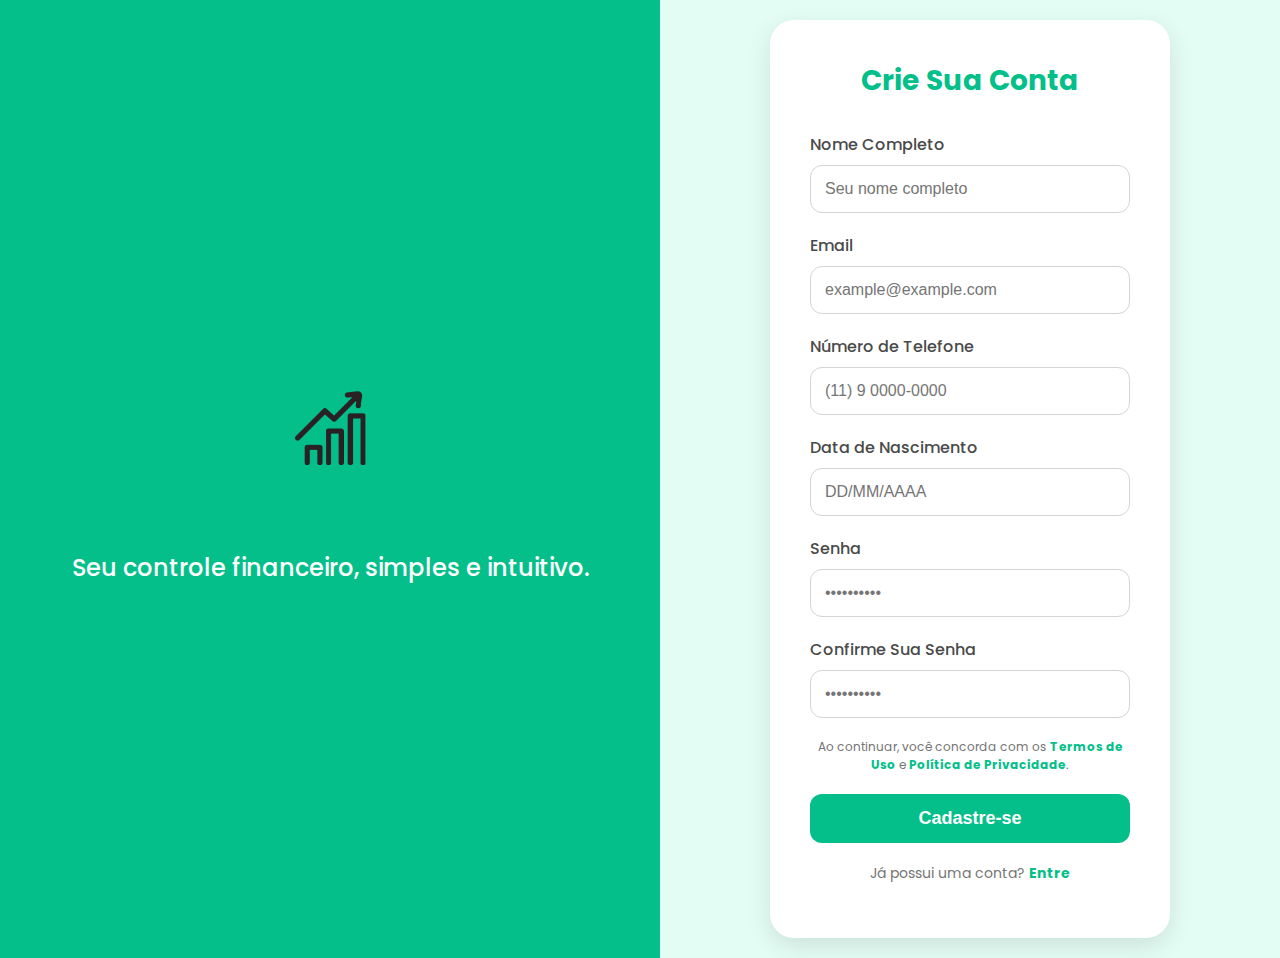
<file: cadastro.html>
<!DOCTYPE html>
<html lang="pt-br">
<head>
    <meta charset="UTF-8">
    <meta name="viewport" content="width=device-width, initial-scale=1.0">
    <title>Crie Sua Conta - FinIKN</title>

    <link rel="preconnect" href="https://fonts.googleapis.com">
    <link rel="preconnect" href="https://fonts.gstatic.com" crossorigin>
    <link href="https://fonts.googleapis.com/css2?family=Poppins:wght@400;500;700&display=swap" rel="stylesheet">
    <link rel="stylesheet" href="style.css">
</head>
<body>

    <main class="split-screen-container">

        <section class="branding-column">
            <div class="branding-content">
                <img src="img/logoIKN.png" alt="Logo da FinIKN" class="logo">
                <h2>Seu controle financeiro, simples e intuitivo.</h2>
            </div>
        </section>

        <section class="form-column">
            <div class="signup-card">

                <header class="card-header">
                    <h1>Crie Sua Conta</h1>
                </header>

                <form action="#" method="post">
                    <div class="input-group">
                        <label for="fullname">Nome Completo</label>
                        <input type="text" id="fullname" name="fullname" placeholder="Seu nome completo" required>
                    </div>

                    <div class="input-group">
                        <label for="email">Email</label>
                        <input type="email" id="email" name="email" placeholder="example@example.com" required>
                    </div>
                    
                    <div class="input-group">
                        <label for="phone">Número de Telefone</label>
                        <input type="tel" id="phone" name="phone" placeholder="(11) 9 0000-0000" required>
                    </div>

                    <div class="input-group">
                        <label for="birthdate">Data de Nascimento</label>
                        <input type="text" id="birthdate" name="birthdate" placeholder="DD/MM/AAAA" required>
                    </div>

                    <div class="input-group">
                        <label for="password">Senha</label>
                        <input type="password" id="password" name="password" placeholder="••••••••••" required>
                    </div>

                    <div class="input-group">
                        <label for="confirm-password">Confirme Sua Senha</label>
                        <input type="password" id="confirm-password" name="confirm-password" placeholder="••••••••••" required>
                    </div>
                    
                    <p class="terms">
                        Ao continuar, você concorda com os <a href="#">Termos de Uso</a> e <a href="#">Política de Privacidade</a>.
                    </p>

                    <button type="submit" class="btn btn-primary">Cadastre-se</button>
                </form>

                <footer class="login-link">
                    <p>Já possui uma conta? <a href="index.html">Entre</a></p>
                </footer>

            </div>
        </section>
    </main>

</body>
</html>
</file>
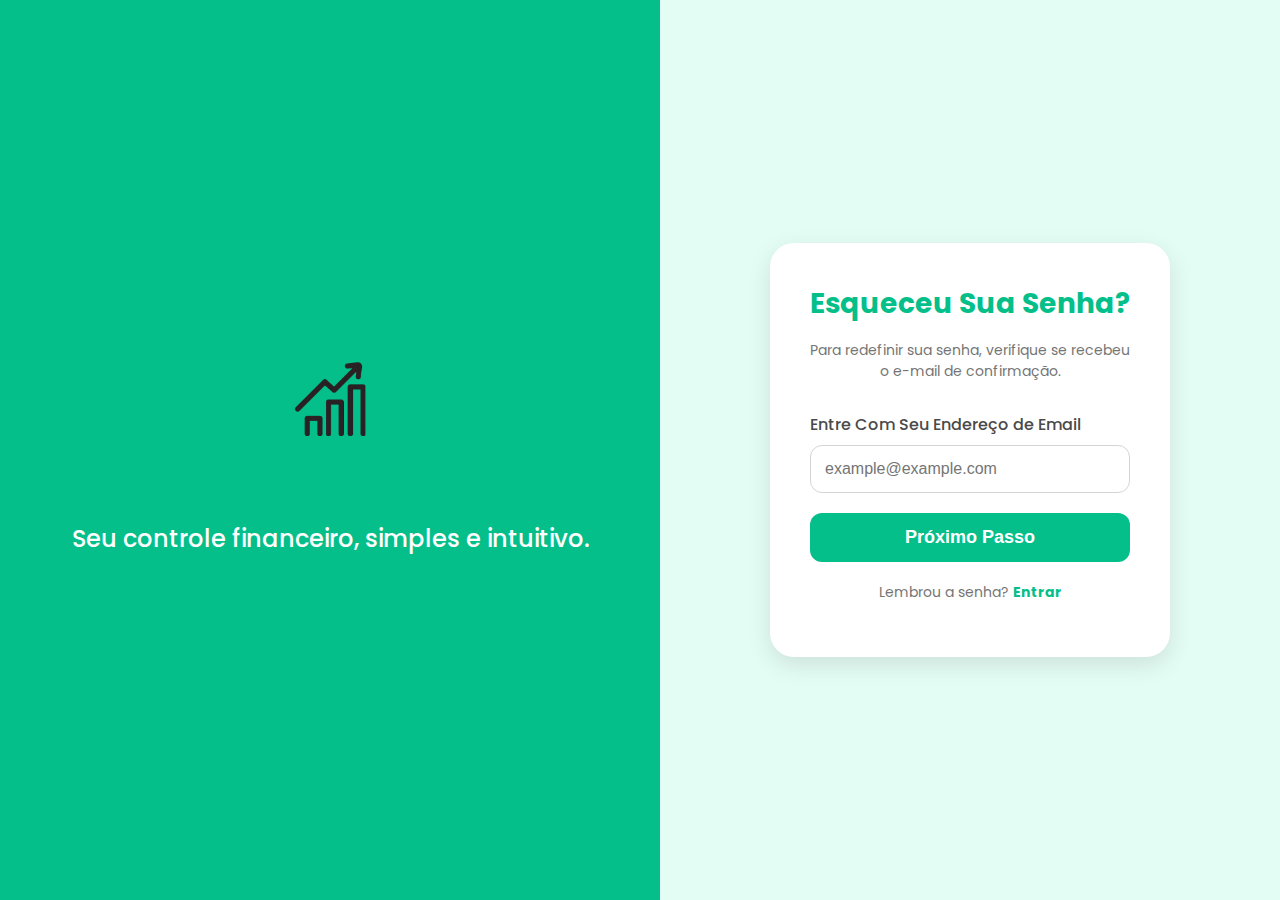
<file: esqueci-senha.html>
<!DOCTYPE html>
<html lang="pt-br">
<head>
    <meta charset="UTF-8">
    <meta name="viewport" content="width=device-width, initial-scale=1.0">
    <title>Esqueceu a Senha - FinIKN</title>

    <link rel="preconnect" href="https://fonts.googleapis.com">
    <link rel="preconnect" href="https://fonts.gstatic.com" crossorigin>
    <link href="https://fonts.googleapis.com/css2?family=Poppins:wght@400;500;700&display=swap" rel="stylesheet">
    <link rel="stylesheet" href="style.css">
</head>
<body>

    <main class="split-screen-container">

        <section class="branding-column">
            <div class="branding-content">
                <img src="img/logoIKN.png" alt="Logo da FinIKN" class="logo">
                <h2>Seu controle financeiro, simples e intuitivo.</h2>
            </div>
        </section>

        <section class="form-column">
            <div class="password-card">

                <header class="card-header">
                    <h1>Esqueceu Sua Senha?</h1>
                </header>

                <form action="nova-senha.html" method="get"> <p class="card-description">
                        Para redefinir sua senha, verifique se recebeu o e-mail de confirmação.
                    </p>

                    <div class="input-group">
                        <label for="email">Entre Com Seu Endereço de Email</label>
                        <input type="email" id="email" name="email" placeholder="example@example.com" required>
                    </div>
                    
                    <button type="submit" class="btn btn-primary">Próximo Passo</button>
                </form>

                <footer class="login-link">
                    <p>Lembrou a senha? <a href="index.html">Entrar</a></p>
                </footer>

            </div>
        </section>
    </main>

</body>
</html>
</file>
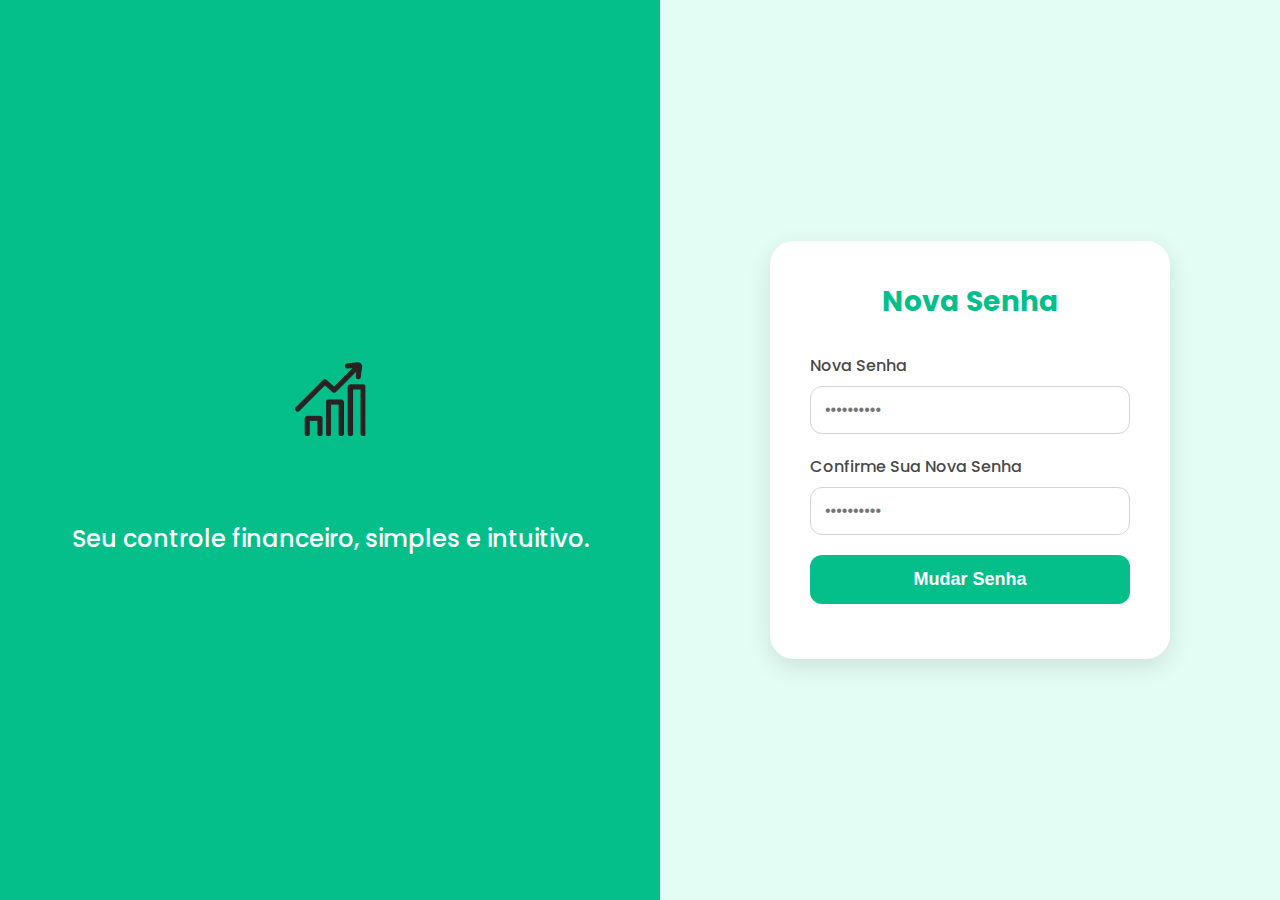
<file: nova-senha.html>
<!DOCTYPE html>
<html lang="pt-br">
<head>
    <meta charset="UTF-8">
    <meta name="viewport" content="width=device-width, initial-scale=1.0">
    <title>Nova Senha - FinIKN</title>

    <link rel="preconnect" href="https://fonts.googleapis.com">
    <link rel="preconnect" href="https://fonts.gstatic.com" crossorigin>
    <link href="https://fonts.googleapis.com/css2?family=Poppins:wght@400;500;700&display=swap" rel="stylesheet">
    <link rel="stylesheet" href="style.css">
</head>
<body>

    <main class="split-screen-container">

        <section class="branding-column">
            <div class="branding-content">
                <img src="img/logoIKN.png" alt="Logo da FinIKN" class="logo">
                <h2>Seu controle financeiro, simples e intuitivo.</h2>
            </div>
        </section>

        <section class="form-column">
            <div class="password-card">

                <header class="card-header">
                    <h1>Nova Senha</h1>
                </header>

                <form action="index.html" method="get"> <div class="input-group">
                        <label for="new-password">Nova Senha</label>
                        <input type="password" id="new-password" name="new-password" placeholder="••••••••••" required>
                    </div>

                    <div class="input-group">
                        <label for="confirm-password">Confirme Sua Nova Senha</label>
                        <input type="password" id="confirm-password" name="confirm-password" placeholder="••••••••••" required>
                    </div>
                    
                    <button type="submit" class="btn btn-primary">Mudar Senha</button>
                </form>
                
            </div>
        </section>
    </main>

</body>
</html>
</file>
<file: style.css>
/* =============================================== */
/* RESET GLOBAL E CONFIGURAÇÕES DE LAYOUT          */
/* =============================================== */
*, *::before, *::after {
    box-sizing: border-box; 
}

html, body {
    height: 100%; 
    width: 100%;
    margin: 0;
    font-family: 'Poppins', sans-serif;
    background-color: #E3FCF4;
    color: #4A4A4A;
}

/* =============================================== */
/* ESTILOS BASE (MOBILE-FIRST)                     */
/* =============================================== */
.branding-column {
    display: none;
}

.form-column {
    display: flex;
    justify-content: center;
    align-items: center;
    min-height: 100vh;
    padding: 20px;
}

.login-card,
.signup-card {
    background-color: #FFFFFF;
    border-radius: 24px;
    padding: 30px;
    width: 100%;
    max-width: 400px;
    box-shadow: 0 8px 25px rgba(0, 0, 0, 0.1);
}

.card-header h1 {
    color: #04BF8A;
    font-size: 28px;
    margin-top: 0;
    margin-bottom: 30px;
    text-align: center;
}

.input-group {
    margin-bottom: 20px;
}

.input-group label {
    display: block;
    margin-bottom: 8px;
    font-weight: 500;
}

.input-group input {
    width: 100%;
    padding: 14px;
    border: 1px solid #D4D4D4;
    border-radius: 12px;
    font-size: 16px;
}

.input-group input:focus {
    outline: none;
    border-color: #04BF8A;
}

.forgot-password {
    color: #04BF8A;
    text-decoration: none;
    font-size: 14px;
    display: block;
    margin-bottom: 25px;
    text-align: right;
}

.btn {
    display: block;
    box-sizing: border-box;
    border-radius: 12px;
    padding: 14px;
    font-size: 18px;
    width: 100%;
    cursor: pointer;
    font-weight: 700;
    border: none;
    margin-bottom: 15px;
    text-align: center;
    text-decoration: none;
}

.btn-primary {
    background-color: #04BF8A;
    color: #FFFFFF;
}

.btn-secondary {
    background-color: transparent;
    color: #04BF8A;
    border: 1px solid #04BF8A;
}

.divider {
    text-align: center;
    color: #757575;
    margin-top: 25px;
    margin-bottom: 20px;
}

.social-buttons {
    display: flex;
    justify-content: center;
    gap: 20px;
    margin-bottom: 25px;
}

.btn-social {
    background-color: #FFFFFF;
    border: 1px solid #D4D4D4;
    border-radius: 12px;
    padding: 12px;
    cursor: pointer;
    display: flex;
    align-items: center;
    justify-content: center;
}

.btn-social img {
    height: 24px;
}

.signup-link,
.login-link {
    text-align: center;
    font-size: 14px;
    color: #757575;
    margin-top: 20px;
}

.signup-link a,
.login-link a,
.terms a {
    color: #04BF8A;
    text-decoration: none;
    font-weight: 700;
}

.terms {
    font-size: 12px;
    color: #757575;
    text-align: center;
    margin-bottom: 20px;
}


/* =============================================== */
/* ESTILOS PARA DESKTOP (TELAS > 768px)            */
/* =============================================== */
@media (min-width: 768px) {
    .split-screen-container {
        display: flex;
        width: 100%;
        /* ABAIXO ESTÁ A CORREÇÃO: trocamos height por min-height */
        min-height: 100vh; 
    }

    .branding-column {
        display: flex;
        flex: 1; 
        background-color: #04BF8A;
        color: white;
        justify-content: center;
        align-items: center;
        text-align: center;
        padding: 40px;
    }

    .form-column {
        display: flex;
        flex: 1; 
        background-color: #E3FCF4;
    }

    .branding-content .logo {
        max-width: 150px; 
        height: auto;
        margin-bottom: 20px;
    }

    .branding-content h2 {
        font-size: 24px;
        font-weight: 500;
    }

    .login-card,
    .signup-card {
        padding: 40px;
    }
}


/* =============================================== */
/* ESTILOS PARA AS PÁGINAS DE SENHA                */
/* =============================================== */

.password-card {
    background-color: #FFFFFF;
    border-radius: 24px;
    padding: 30px;
    width: 100%;
    max-width: 400px;
    box-shadow: 0 8px 25px rgba(0, 0, 0, 0.1);
    box-sizing: border-box;
}

/* Estilo para o texto de descrição */
.card-description {
    text-align: center;
    color: #757575;
    margin-top: -15px; /* Puxa o texto para mais perto do título */
    margin-bottom: 30px;
    font-size: 14px;
}

/* Ajustes de desktop */
@media (min-width: 768px) {
    .password-card {
        padding: 40px;
    }
}


/* =============================================== */
/* ESTILOS GERAIS DO DASHBOARD (WEB)               */
/* =============================================== */

.dashboard-body {
    background-color: #F7F8FA; /* Fundo geral um pouco acinzentado */
}

.dashboard-container {
    display: flex;
}

/* =============================================== */
/* ESTILOS DO MENU LATERAL (SIDEBAR)               */
/* =============================================== */
.sidebar {
    width: 260px;
    background-color: #FFFFFF;
    height: 100vh;
    display: flex;
    flex-direction: column;
    border-right: 1px solid #EAECEF;
    position: sticky; /* Fica fixo na rolagem */
    top: 0;
}

.sidebar-header {
    display: flex;
    align-items: center;
    padding: 20px;
    border-bottom: 1px solid #EAECEF;
}

.sidebar-logo {
    height: 35px;
    margin-right: 12px;
}

.sidebar-title {
    font-size: 22px;
    font-weight: 700;
    color: #04BF8A; /* Verde principal */
}

.sidebar-nav {
    flex-grow: 1; /* Faz o menu ocupar o espaço disponível */
    padding: 20px 0;
}

.sidebar-nav ul {
    list-style: none;
    padding: 0;
    margin: 0;
}

.sidebar-nav li a {
    display: flex;
    align-items: center;
    padding: 15px 20px;
    color: #555;
    text-decoration: none;
    font-weight: 500;
    margin: 5px 10px;
    border-radius: 8px;
    transition: background-color 0.2s, color 0.2s;
}

.sidebar-nav li a:hover {
    background-color: #F0FFF9;
    color: #04BF8A;
}

.sidebar-nav li.active a {
    background-color: #04BF8A;
    color: #FFFFFF;
}

.nav-icon {
    height: 20px;
    margin-right: 15px;
}

.sidebar-footer {
    padding: 20px;
    border-top: 1px solid #EAECEF;
}
.profile-link {
    display: flex;
    align-items: center;
    text-decoration: none;
    color: #333;
    margin-bottom: 15px;
}
.profile-avatar {
    height: 40px;
    border-radius: 50%;
    margin-right: 10px;
}
.logout-link {
    color: #A5B4CB;
    text-decoration: none;
    font-weight: 500;
}


/* =============================================== */
/* ESTILOS DO CONTEÚDO PRINCIPAL                   */
/* =============================================== */
.main-content {
    flex-grow: 1; /* Ocupa todo o resto do espaço */
    padding: 30px;
    height: 100vh;
    overflow-y: auto; /* Permite rolagem apenas nesta área */
}

.main-header {
    display: flex;
    justify-content: space-between;
    align-items: center;
    margin-bottom: 30px;
}
.header-greeting h1 {
    margin: 0;
    font-size: 28px;
    font-weight: 700;
}
.header-greeting p {
    margin: 0;
    color: #777;
}

.action-button {
    background-color: #04BF8A;
    color: white;
    padding: 12px 20px;
    border-radius: 8px;
    text-decoration: none;
    font-weight: 500;
    display: flex;
    align-items: center;
}
.action-icon {
    height: 18px;
    margin-right: 10px;
    filter: brightness(0) invert(1); /* Deixa o ícone branco */
}



/* =============================================== */
/* ESTILOS DA PÁGINA DE TRANSAÇÕES                 */
/* =============================================== */

/* Card de Resumo */
.summary-card {
    background: linear-gradient(90deg, #04BF8A, #03A678);
    color: white;
    padding: 30px;
    border-radius: 20px;
    margin-bottom: 30px;
}

.total-balance span {
    font-size: 16px;
    opacity: 0.8;
}

.total-balance h2 {
    font-size: 40px;
    margin: 5px 0 20px 0;
}

.balance-details {
    display: flex;
    gap: 40px;
    border-top: 1px solid rgba(255, 255, 255, 0.2);
    padding-top: 20px;
}

.income-total p, .expense-total p {
    font-size: 20px;
    font-weight: 700;
    margin: 0;
}

.income-total span, .expense-total span {
    font-size: 14px;
    opacity: 0.8;
}

/* Lista de Transações */
.transaction-list {
    background-color: #FFFFFF;
    padding: 30px;
    border-radius: 20px;
}

.list-header {
    display: flex;
    justify-content: space-between;
    align-items: center;
    margin-bottom: 20px;
}

.list-header h3 {
    margin: 0;
    font-size: 20px;
}

.filter-btn {
    background: none;
    border: 1px solid #EAECEF;
    padding: 8px 16px;
    border-radius: 8px;
    font-weight: 500;
    cursor: pointer;
    margin-left: 10px;
}

.filter-btn.active {
    background-color: #04BF8A;
    color: white;
    border-color: #04BF8A;
}

.transaction-group {
    margin-bottom: 20px;
}

.group-title {
    font-size: 16px;
    color: #777;
    margin-bottom: 15px;
}

.transaction-item {
    display: flex;
    align-items: center;
    padding: 15px 0;
    border-bottom: 1px solid #EAECEF;
}

.transaction-item:last-child {
    border-bottom: none;
}

.item-icon {
    width: 50px;
    height: 50px;
    border-radius: 12px;
    display: flex;
    align-items: center;
    justify-content: center;
    margin-right: 15px;
}

.item-icon img {
    height: 24px;
}

.item-details {
    flex-grow: 1;
}

.item-title {
    font-weight: 700;
    margin: 0;
}

.item-date {
    font-size: 14px;
    color: #777;
}

.item-category {
    color: #555;
    margin-right: 30px;
}

.item-amount {
    font-size: 18px;
    font-weight: 700;
}

.item-amount.income {
    color: #04BF8A; /* Verde para receitas */
}

.item-amount.expense {
    color: #F23B3B; /* Vermelho para despesas */
}


/* =============================================== */
/* ESTILOS DA PÁGINA DE ANÁLISE RÁPIDA             */
/* =============================================== */

/* Container para os 3 cards de estatísticas */
.stats-container {
    display: grid;
    grid-template-columns: repeat(3, 1fr); /* Cria 3 colunas de tamanho igual */
    gap: 20px;
    margin-bottom: 30px;
}

.stat-card {
    background-color: #FFFFFF;
    border-radius: 20px;
    padding: 20px;
    display: flex;
    align-items: center;
}

.stat-icon {
    width: 50px;
    height: 50px;
    border-radius: 12px;
    display: flex;
    align-items: center;
    justify-content: center;
    margin-right: 15px;
}

.stat-icon.circle {
    border-radius: 50%;
    border: 2px solid #04BF8A;
}

.stat-info p {
    margin: 0;
    color: #777;
    font-size: 14px;
}

.stat-info span {
    font-size: 20px;
    font-weight: 700;
}

.stat-info span.expense {
    color: #F23B3B;
}

/* Card do Gráfico */
.chart-card {
    background-color: #FFFFFF;
    border-radius: 20px;
    padding: 30px;
    margin-bottom: 30px;
}

.chart-header {
    display: flex;
    justify-content: space-between;
    align-items: center;
    margin-bottom: 30px;
}

.chart-header h3 {
    margin: 0;
    font-size: 20px;
}

.chart-placeholder {
    height: 250px; /* Altura da área do gráfico */
    position: relative;
}

.chart-bars {
    display: flex;
    justify-content: space-around;
    align-items: flex-end; /* Alinha as barras na base */
    height: 100%;
}

.bar-group {
    display: flex;
    gap: 5px;
    align-items: flex-end;
    flex-direction: column; /* Para empilhar o texto abaixo */
    text-align: center;
}

.bar-group span {
    font-size: 12px;
    color: #777;
    margin-top: 10px;
}

.bar {
    width: 15px;
    border-radius: 5px;
}

.bar.blue {
    background-color: #369FFF;
}

.bar.green {
    background-color: #04BF8A;
}


/* =============================================== */
/* ESTILOS DA PÁGINA HOME                          */
/* =============================================== */

/* Card Principal de Saldo */
.home-balance-card {
    background: linear-gradient(90deg, #04BF8A, #03A678);
    color: white;
    padding: 30px;
    border-radius: 20px;
    margin-bottom: 30px;
    display: grid;
    grid-template-columns: 1fr 1fr; /* Duas colunas para os saldos */
    grid-template-rows: auto auto; /* Duas linhas */
    gap: 20px;
}

.balance-label {
    opacity: 0.8;
    font-size: 16px;
}

.balance-value {
    font-size: 32px;
    font-weight: 700;
    margin: 5px 0 0 0;
}

.balance-value.expense {
    color: #FFD1D1;
}

.balance-progress {
    grid-column: 1 / 3; /* Ocupa as duas colunas */
}

.progress-bar {
    width: 100%;
    height: 8px;
    background-color: rgba(255, 255, 255, 0.3);
    border-radius: 4px;
    margin-bottom: 8px;
}

.progress-fill {
    height: 100%;
    background-color: #FFFFFF;
    border-radius: 4px;
}

.progress-text {
    font-size: 14px;
}

/* Layout em Grid para a seção de baixo */
.home-layout-grid {
    display: grid;
    grid-template-columns: 1fr 2fr; /* Coluna da esquerda menor, da direita maior */
    gap: 30px;
}

/* Card de Estatísticas Rápidas */
.quick-stats-card {
    background-color: #E3F5FF;
    border-radius: 20px;
    padding: 30px;
}

.stat-item {
    display: flex;
    align-items: center;
    margin-bottom: 25px;
}
.stat-item p {
    margin: 0;
    font-weight: 700;
    font-size: 18px;
}

.stat-item-details {
    border-top: 1px solid rgba(0,0,0,0.1);
    padding-top: 15px;
    margin-top: 15px;
}
.stat-item-details span {
    color: #555;
    font-size: 14px;
}
.stat-item-details p {
    margin: 0;
    font-size: 20px;
    font-weight: 700;
}


/* Card de Transações Recentes */
.recent-transactions-card {
    background-color: #FFFFFF;
    border-radius: 20px;
    padding: 30px;
}
.card-top-header {
    display: flex;
    justify-content: space-between;
    align-items: center;
    margin-bottom: 20px;
}
.card-top-header h3 {
    margin: 0;
    font-size: 20px;
}
.filter-tabs .tab-btn {
    background: #F7F8FA;
    border: none;
    padding: 8px 16px;
    border-radius: 8px;
    font-weight: 500;
    cursor: pointer;
    margin-left: 10px;
}
.filter-tabs .tab-btn.active {
    background-color: #04BF8A;
    color: white;
}
/* Estilo compacto para a lista de transações na home */
.transaction-list.compact .transaction-item {
    padding: 12px 0;
}
.transaction-list.compact .item-details .item-date {
    font-size: 12px;
}


/* =============================================== */
/* ESTILOS DA PÁGINA DE PESQUISA                   */
/* =============================================== */
.search-layout {
    display: grid;
    grid-template-columns: 320px 1fr; /* Coluna de filtro com largura fixa, resultados flexíveis */
    gap: 30px;
    align-items: flex-start;
}

.filter-panel, .results-panel {
    background-color: #FFFFFF;
    border-radius: 20px;
    padding: 30px;
}

.filter-panel h3, .results-panel h3 {
    margin-top: 0;
    margin-bottom: 25px;
    font-size: 20px;
}

.form-group {
    margin-bottom: 20px;
}

.form-group label {
    display: block;
    font-weight: 500;
    margin-bottom: 8px;
}

.form-group input[type="search"],
.form-group input[type="date"],
.form-group select {
    width: 100%;
    padding: 12px;
    border: 1px solid #EAECEF;
    border-radius: 8px;
    font-size: 14px;
    font-family: 'Poppins', sans-serif;
}

/* Estilização customizada para os botões de rádio (Income/Expense) */
.radio-group {
    display: flex;
    background-color: #F7F8FA;
    border-radius: 8px;
    padding: 5px;
}
.radio-group label {
    flex: 1;
    position: relative;
    text-align: center;
    margin: 0;
}
.radio-group input[type="radio"] {
    position: absolute;
    opacity: 0; /* Esconde o botão de rádio padrão */
    width: 0;
    height: 0;
}
.radio-group span {
    display: block;
    padding: 8px;
    cursor: pointer;
    border-radius: 6px;
    font-weight: 500;
    transition: background-color 0.2s;
}
.radio-group input[type="radio"]:checked + span {
    background-color: #FFFFFF;
    color: #04BF8A;
    box-shadow: 0 2px 5px rgba(0,0,0,0.1);
}


/* =============================================== */
/* ESTILOS DA PÁGINA DE CALENDÁRIO                 */
/* =============================================== */
.calendar-layout {
    display: grid;
    grid-template-columns: 1.5fr 1fr; /* Calendário maior, detalhes menor */
    gap: 30px;
    align-items: flex-start;
}

.calendar-panel, .details-panel {
    background-color: #FFFFFF;
    border-radius: 20px;
    padding: 30px;
}

.calendar-header {
    display: flex;
    justify-content: space-between;
    align-items: center;
    margin-bottom: 20px;
}

.calendar-header h2 {
    margin: 0;
    font-size: 20px;
}

.calendar-header .nav-btn {
    background: none;
    border: 1px solid #EAECEF;
    width: 36px;
    height: 36px;
    border-radius: 50%;
    cursor: pointer;
    font-size: 18px;
}

.calendar-weekdays, .calendar-grid {
    display: grid;
    grid-template-columns: repeat(7, 1fr);
    text-align: center;
}

.calendar-weekdays {
    font-weight: 700;
    color: #777;
    margin-bottom: 10px;
}

.calendar-grid .day {
    padding: 15px 5px;
    position: relative;
    cursor: pointer;
}

.calendar-grid .day.other-month {
    color: #ccc;
}

.calendar-grid .day.today {
    background-color: #04BF8A;
    color: white;
    border-radius: 50%;
    font-weight: 700;
}

.day.has-event::after {
    content: '';
    position: absolute;
    bottom: 8px;
    left: 50%;
    transform: translateX(-50%);
    width: 6px;
    height: 6px;
    border-radius: 50%;
}
.day.has-event.income::after { background-color: #04BF8A; }
.day.has-event.expense::after { background-color: #F23B3B; }

/* Gráfico de Pizza (Pie Chart) */
.pie-chart-card {
    background-color: #F7F8FA;
    border-radius: 20px;
    padding: 20px;
    margin-bottom: 20px;
}
.pie-chart-card h3 { margin-top: 0; }
.pie-chart-container {
    position: relative;
    width: 150px;
    height: 150px;
    margin: 20px auto;
}
.pie-chart {
    width: 100%;
    height: 100%;
    border-radius: 50%;
    /* Gradiente cônico para criar o gráfico de pizza */
    background: conic-gradient(
        #369FFF 0% 79%, 
        #FFB800 79% 90%, 
        #EAECEF 90% 100%
    );
}
.chart-center {
    position: absolute;
    top: 50%;
    left: 50%;
    transform: translate(-50%, -50%);
    width: 80px;
    height: 80px;
    background-color: #F7F8FA;
    border-radius: 50%;
    display: flex;
    flex-direction: column;
    align-items: center;
    justify-content: center;
    text-align: center;
}
.chart-center span { font-size: 12px; color: #777; }
.chart-center p { margin: 0; font-weight: 700; font-size: 16px; }

.chart-legend { margin-top: 20px; }
.legend-item { display: flex; align-items: center; margin-bottom: 8px; font-size: 14px; }
.legend-item .dot {
    width: 10px;
    height: 10px;
    border-radius: 50%;
    margin-right: 10px;
}
</file>
